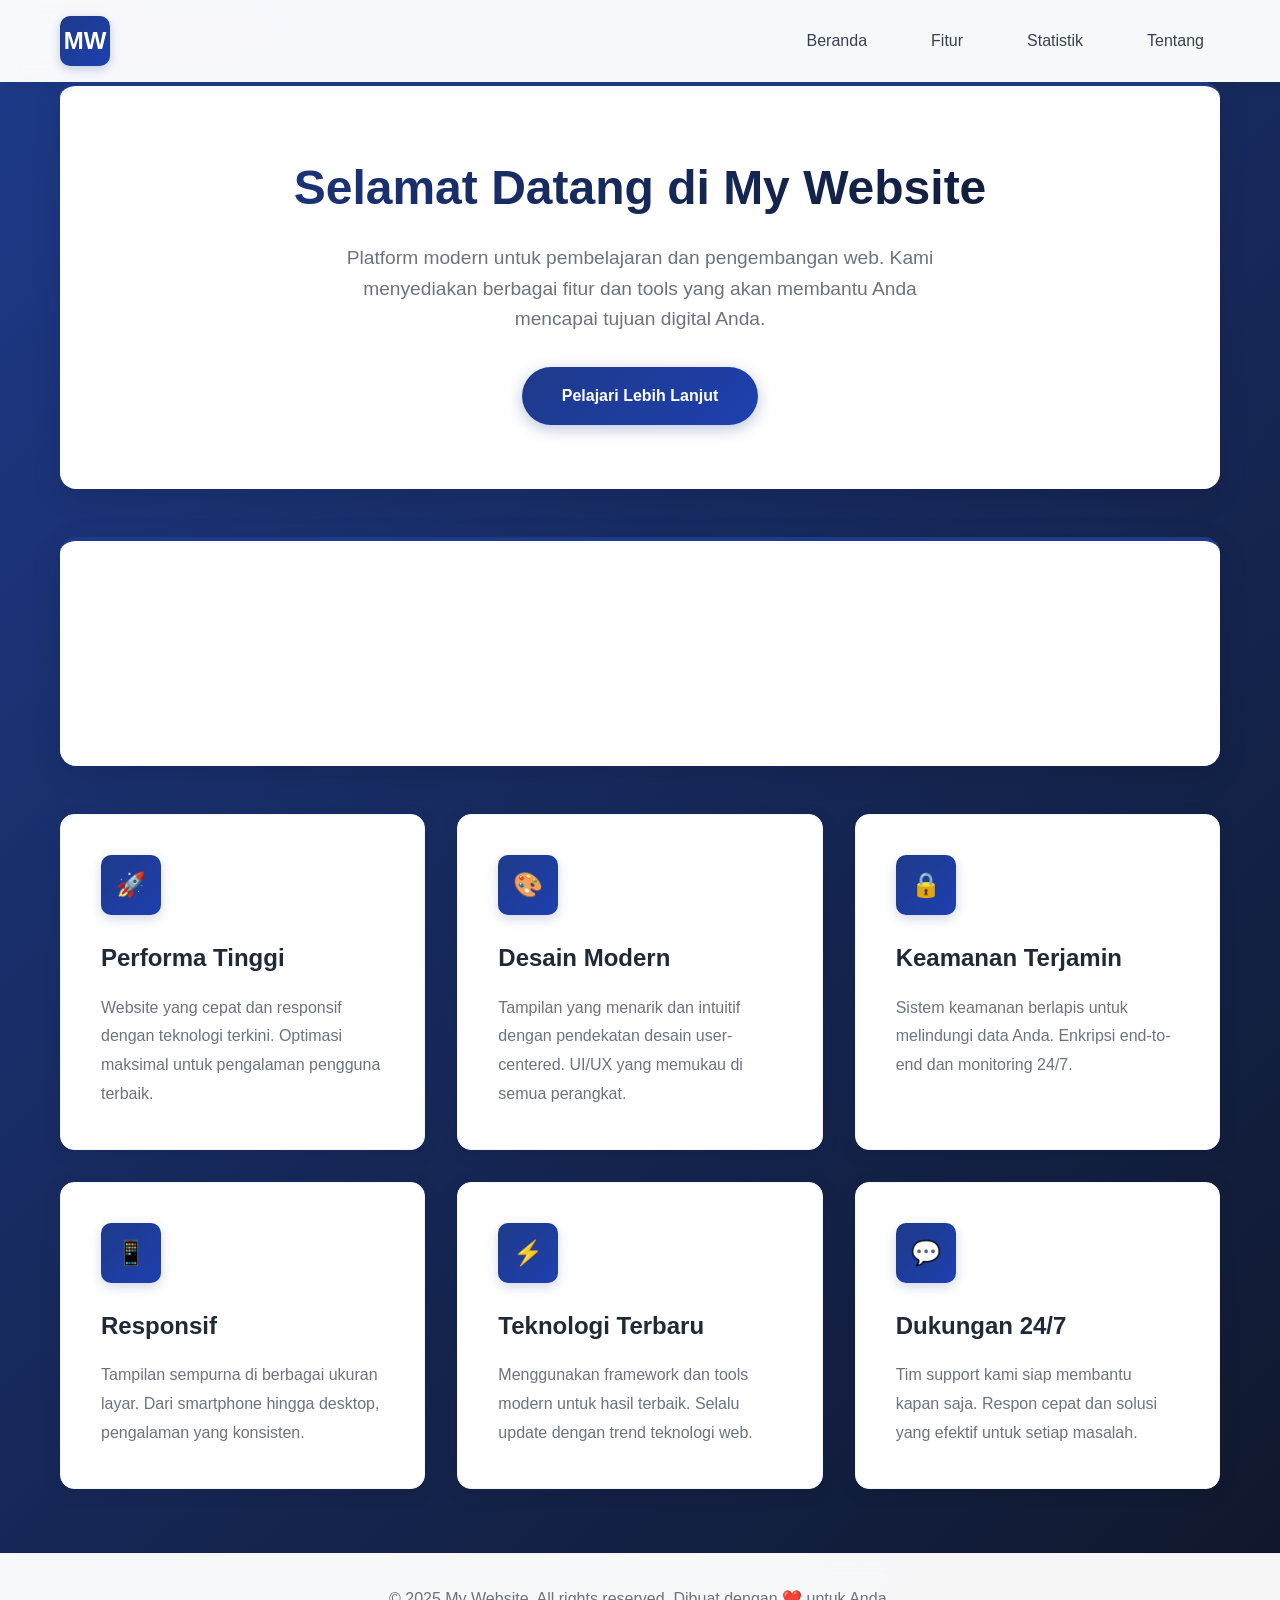
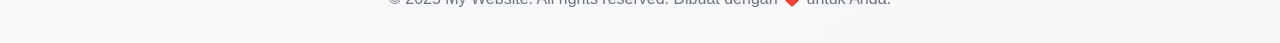
<file: My website/index.html>
<!doctype html>
<html lang="id">
<head>
  <meta charset="utf-8" />
  <meta name="viewport" content="width=device-width, initial-scale=1" />
  <title>My Website - Beranda</title>
  <meta name="description" content="Website modern dengan desain yang menarik" />
  <link rel="stylesheet" href="css/syles.css">
  <link rel="stylesheet" href="js/app.js">
</head>
<body>
  <header>
    <div class="container">
      <div class="logo">MW</div>
      <nav>
        <ul class="nav">
          <li><a href="index.html">Beranda</a></li>
          <li><a href="#features">Fitur</a></li>
          <li><a href="#stats">Statistik</a></li>
          <li><a href="about.html">Tentang</a></li>
        </ul>
      </nav>
    </div>
  </header>

  <main class="container">
    <section class="hero" id="home">
      <h1>Selamat Datang di My Website</h1>
      <p>Platform modern untuk pembelajaran dan pengembangan web. Kami menyediakan berbagai fitur dan tools yang akan membantu Anda mencapai tujuan digital Anda.</p>
      <a href="about.html" class="btn">Pelajari Lebih Lanjut</a>
    </section>

    <section class="stats" id="stats">
      <div class="stat-item fade-in">
        <div class="stat-number">1000+</div>
        <div class="stat-label">Pengguna Aktif</div>
      </div>
      <div class="stat-item fade-in">
        <div class="stat-number">50+</div>
        <div class="stat-label">Proyek Selesai</div>
      </div>
      <div class="stat-item fade-in">
        <div class="stat-number">98%</div>
        <div class="stat-label">Kepuasan Klien</div>
      </div>
      <div class="stat-item fade-in">
        <div class="stat-number">24/7</div>
        <div class="stat-label">Dukungan</div>
      </div>
    </section>

    <section class="features" id="features">
      <article>
        <div class="feature-icon">🚀</div>
        <h2>Performa Tinggi</h2>
        <p>Website yang cepat dan responsif dengan teknologi terkini. Optimasi maksimal untuk pengalaman pengguna terbaik.</p>
      </article>
      <article>
        <div class="feature-icon">🎨</div>
        <h2>Desain Modern</h2>
        <p>Tampilan yang menarik dan intuitif dengan pendekatan desain user-centered. UI/UX yang memukau di semua perangkat.</p>
      </article>
      <article>
        <div class="feature-icon">🔒</div>
        <h2>Keamanan Terjamin</h2>
        <p>Sistem keamanan berlapis untuk melindungi data Anda. Enkripsi end-to-end dan monitoring 24/7.</p>
      </article>
      <article>
        <div class="feature-icon">📱</div>
        <h2>Responsif</h2>
        <p>Tampilan sempurna di berbagai ukuran layar. Dari smartphone hingga desktop, pengalaman yang konsisten.</p>
      </article>
      <article>
        <div class="feature-icon">⚡</div>
        <h2>Teknologi Terbaru</h2>
        <p>Menggunakan framework dan tools modern untuk hasil terbaik. Selalu update dengan trend teknologi web.</p>
      </article>
      <article>
        <div class="feature-icon">💬</div>
        <h2>Dukungan 24/7</h2>
        <p>Tim support kami siap membantu kapan saja. Respon cepat dan solusi yang efektif untuk setiap masalah.</p>
      </article>
    </section>
  </main>

  <footer>
    <div class="container">
      <p>&copy; 2025 My Website. All rights reserved. Dibuat dengan ❤️ untuk Anda.</p>
    </div>
  </footer>

</body>
</html>
</file>
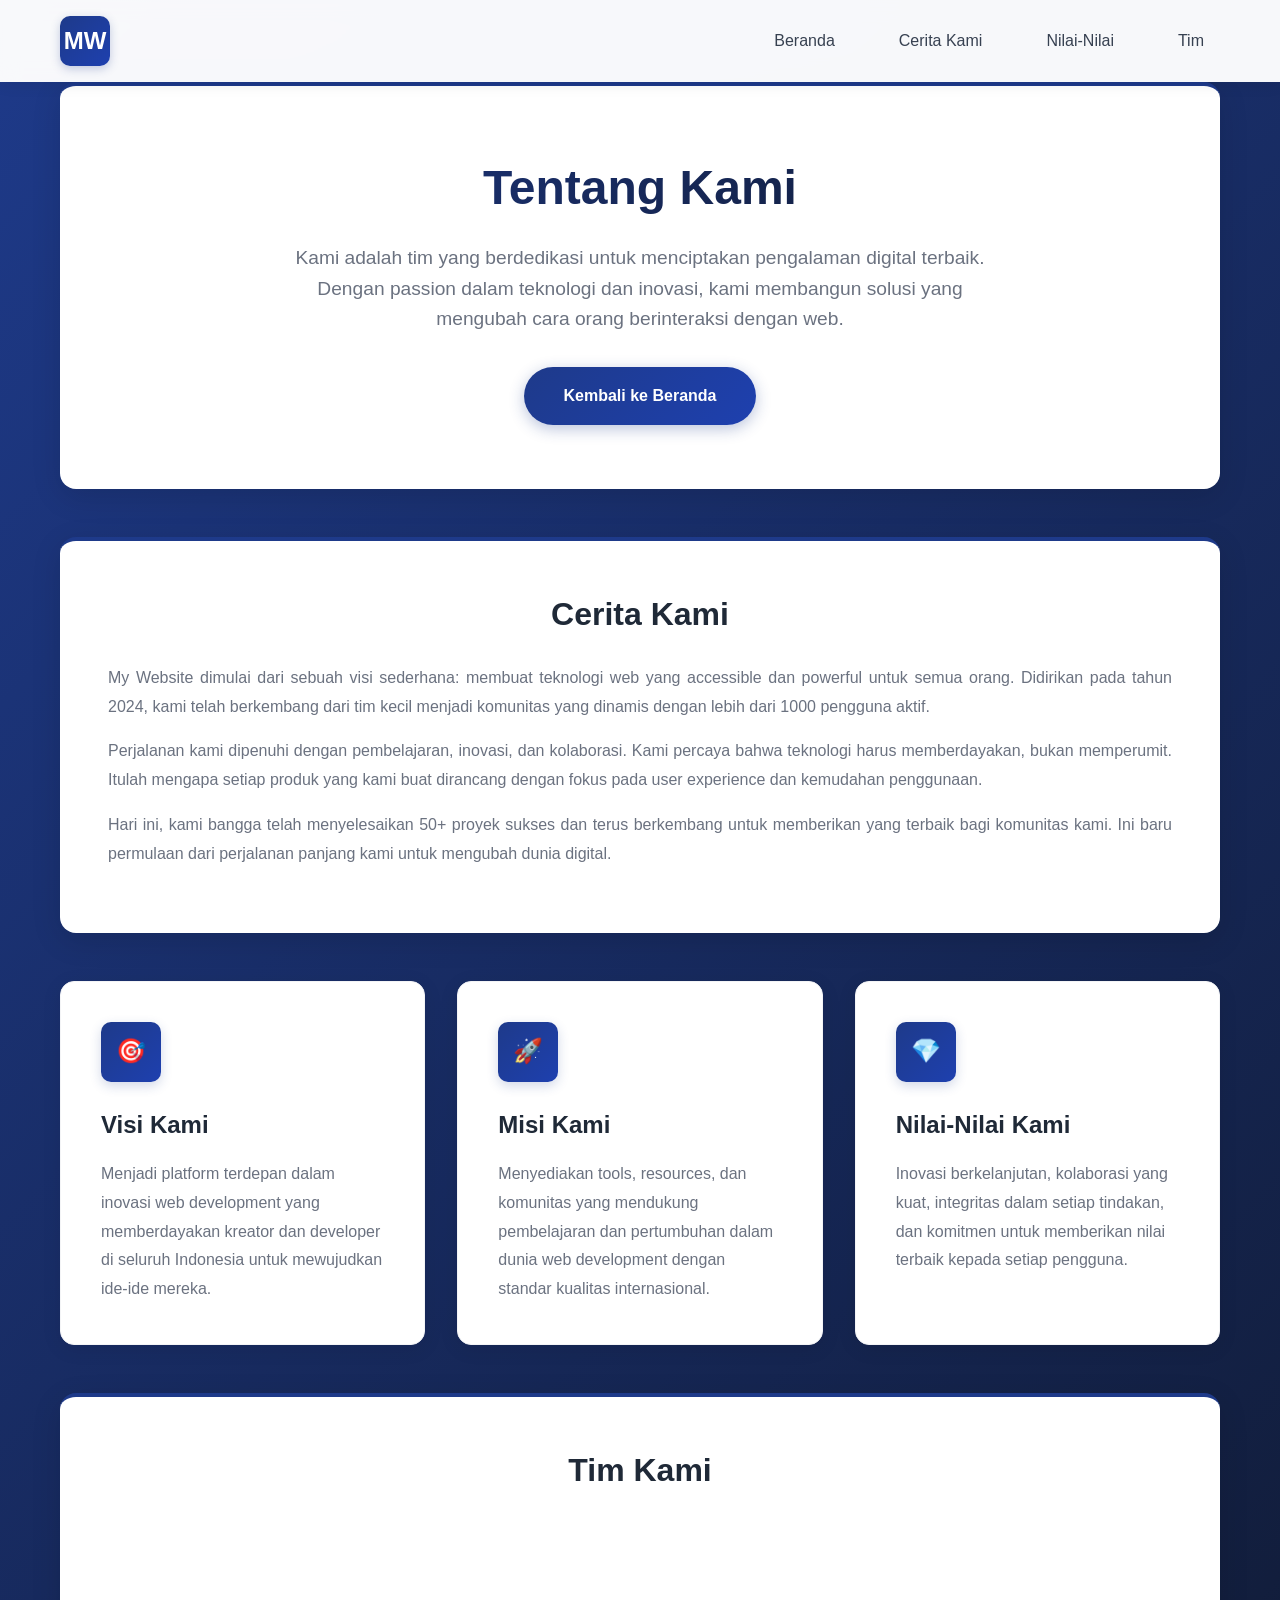
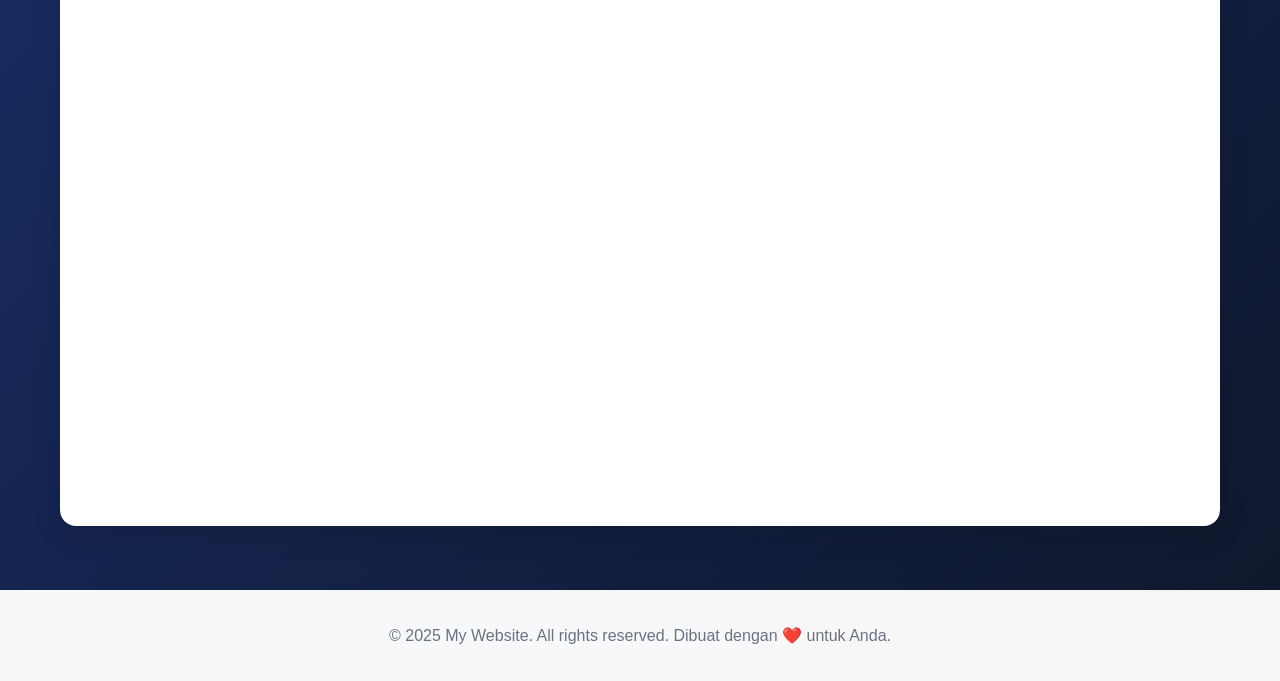
<file: My website/about.html>
<!doctype html>
<html lang="id">
<head>
  <meta charset="utf-8" />
  <meta name="viewport" content="width=device-width, initial-scale=1" />
  <title>My Website - Tentang Kami</title>
  <meta name="description" content="Pelajari lebih lanjut tentang My Website dan tim kami" />
  <link rel="stylesheet" href="css/about.css">
  <link rel="stylesheet" href="js/about.js">
</head>
<body>
  <header>
    <div class="container">
      <div class="logo">MW</div>
      <nav>
        <ul class="nav">
          <li><a href="index.html">Beranda</a></li>
          <li><a href="#story">Cerita Kami</a></li>
          <li><a href="#values">Nilai-Nilai</a></li>
          <li><a href="#team">Tim</a></li>
        </ul>
      </nav>
    </div>
  </header>

  <main class="container">
    <section class="hero">
      <h1>Tentang Kami</h1>
      <p>Kami adalah tim yang berdedikasi untuk menciptakan pengalaman digital terbaik. Dengan passion dalam teknologi dan inovasi, kami membangun solusi yang mengubah cara orang berinteraksi dengan web.</p>
      <a href="index.html" class="btn">Kembali ke Beranda</a>
    </section>

    <section class="story" id="story">
      <h2>Cerita Kami</h2>
      <p>My Website dimulai dari sebuah visi sederhana: membuat teknologi web yang accessible dan powerful untuk semua orang. Didirikan pada tahun 2024, kami telah berkembang dari tim kecil menjadi komunitas yang dinamis dengan lebih dari 1000 pengguna aktif.</p>
      <p>Perjalanan kami dipenuhi dengan pembelajaran, inovasi, dan kolaborasi. Kami percaya bahwa teknologi harus memberdayakan, bukan memperumit. Itulah mengapa setiap produk yang kami buat dirancang dengan fokus pada user experience dan kemudahan penggunaan.</p>
      <p>Hari ini, kami bangga telah menyelesaikan 50+ proyek sukses dan terus berkembang untuk memberikan yang terbaik bagi komunitas kami. Ini baru permulaan dari perjalanan panjang kami untuk mengubah dunia digital.</p>
    </section>

    <section class="values" id="values">
      <div class="value-card">
        <div class="value-icon">🎯</div>
        <h3>Visi Kami</h3>
        <p>Menjadi platform terdepan dalam inovasi web development yang memberdayakan kreator dan developer di seluruh Indonesia untuk mewujudkan ide-ide mereka.</p>
      </div>
      
      <div class="value-card">
        <div class="value-icon">🚀</div>
        <h3>Misi Kami</h3>
        <p>Menyediakan tools, resources, dan komunitas yang mendukung pembelajaran dan pertumbuhan dalam dunia web development dengan standar kualitas internasional.</p>
      </div>
      
      <div class="value-card">
        <div class="value-icon">💎</div>
        <h3>Nilai-Nilai Kami</h3>
        <p>Inovasi berkelanjutan, kolaborasi yang kuat, integritas dalam setiap tindakan, dan komitmen untuk memberikan nilai terbaik kepada setiap pengguna.</p>
      </div>
    </section>

    <section class="team" id="team">
      <h2>Tim Kami</h2>
      <div class="team-grid">
        <div class="team-member fade-in">
          <div class="team-avatar">👨‍💻</div>
          <h4>Rovi</h4>
          <p>Founder & CEO</p>
        </div>
        
        <div class="team-member fade-in">
          <div class="team-avatar">👩‍💻</div>
          <h4>Adhel</h4>
          <p>Lead Developer</p>
        </div>
        
        <div class="team-member fade-in">
          <div class="team-avatar">👨‍🎨</div>
          <h4>Budi</h4>
          <p>UI/UX Designer</p>
        </div>
        
        <div class="team-member fade-in">
          <div class="team-avatar">👩‍💼</div>
          <h4>Maya</h4>
          <p>Product Manager</p>
        </div>
      </div>
    </section>
  </main>

  <footer>
    <div class="container">
      <p>&copy; 2025 My Website. All rights reserved. Dibuat dengan ❤️ untuk Anda.</p>
    </div>
  </footer>
</body>
</html>
</file>
<file: My website/css/syles.css>
/* Reset & Base Styles */
* {
  margin: 0;
  padding: 0;
  box-sizing: border-box;
}

body {
  font-family: -apple-system, BlinkMacSystemFont, 'Segoe UI', Roboto, 'Helvetica Neue', Arial, sans-serif;
  line-height: 1.6;
  color: #2d2d2d;
  background: linear-gradient(135deg, #1e3a8a 0%, #0f172a 100%);
  min-height: 100vh;
}

.container {
  max-width: 1200px;
  margin: 0 auto;
  padding: 0 20px;
}

/* Header */
header {
  background: rgba(255, 255, 255, 0.97);
  backdrop-filter: blur(10px);
  box-shadow: 0 2px 15px rgba(0, 0, 0, 0.08);
  position: sticky;
  top: 0;
  z-index: 1000;
  animation: slideDown 0.5s ease;
}

@keyframes slideDown {
  from {
    transform: translateY(-100%);
    opacity: 0;
  }
  to {
    transform: translateY(0);
    opacity: 1;
  }
}

header .container {
  display: flex;
  justify-content: space-between;
  align-items: center;
  padding: 1rem 20px;
}

.logo {
  height: 50px;
  width: 50px;
  background: linear-gradient(135deg, #1e3a8a 0%, #1e40af 100%);
  border-radius: 10px;
  display: flex;
  align-items: center;
  justify-content: center;
  font-weight: bold;
  color: white;
  font-size: 24px;
  box-shadow: 0 3px 10px rgba(30, 58, 138, 0.25);
}

.nav {
  display: flex;
  list-style: none;
  gap: 2rem;
}

.nav a {
  text-decoration: none;
  color: #374151;
  font-weight: 500;
  padding: 0.5rem 1rem;
  border-radius: 8px;
  transition: all 0.3s ease;
  position: relative;
}

.nav a::after {
  content: '';
  position: absolute;
  bottom: 0;
  left: 50%;
  transform: translateX(-50%);
  width: 0;
  height: 2px;
  background: #1e3a8a;
  transition: width 0.3s ease;
}

.nav a:hover {
  color: #1e3a8a;
  background: #eff6ff;
}

.nav a:hover::after {
  width: 80%;
}

/* Main Content */
main {
  padding: 3rem 20px;
}

/* Hero Section */
.hero {
  background: white;
  border-radius: 16px;
  padding: 4rem 3rem;
  text-align: center;
  box-shadow: 0 8px 30px rgba(0, 0, 0, 0.12);
  margin-bottom: 3rem;
  animation: fadeInUp 0.8s ease;
  border-top: 4px solid #1e3a8a;
}

@keyframes fadeInUp {
  from {
    opacity: 0;
    transform: translateY(30px);
  }
  to {
    opacity: 1;
    transform: translateY(0);
  }
}

.hero h1 {
  font-size: 3rem;
  background: linear-gradient(135deg, #1e3a8a 0%, #0f172a 100%);
  -webkit-background-clip: text;
  -webkit-text-fill-color: transparent;
  background-clip: text;
  margin-bottom: 1rem;
  font-weight: 700;
}

.hero p {
  font-size: 1.2rem;
  color: #6b7280;
  margin-bottom: 2rem;
  max-width: 600px;
  margin-left: auto;
  margin-right: auto;
}

.btn {
  display: inline-block;
  padding: 1rem 2.5rem;
  background: linear-gradient(135deg, #1e3a8a 0%, #1e40af 100%);
  color: white;
  text-decoration: none;
  border-radius: 50px;
  font-weight: 600;
  transition: all 0.3s ease;
  box-shadow: 0 4px 15px rgba(30, 58, 138, 0.3);
}

.btn:hover {
  transform: translateY(-2px);
  box-shadow: 0 6px 20px rgba(30, 58, 138, 0.4);
  background: linear-gradient(135deg, #1e40af 0%, #0f172a 100%);
}

.btn:active {
  transform: translateY(-1px);
}

/* Features Section */
.features {
  display: grid;
  grid-template-columns: repeat(auto-fit, minmax(300px, 1fr));
  gap: 2rem;
  animation: fadeInUp 1s ease 0.2s both;
}

.features article {
  background: white;
  padding: 2.5rem;
  border-radius: 14px;
  box-shadow: 0 4px 20px rgba(0, 0, 0, 0.08);
  transition: all 0.3s ease;
  position: relative;
  overflow: hidden;
  border: 1px solid #f3f4f6;
}

.features article::before {
  content: '';
  position: absolute;
  top: 0;
  left: 0;
  width: 100%;
  height: 3px;
  background: linear-gradient(90deg, #1e3a8a 0%, #1e40af 100%);
  transform: scaleX(0);
  transition: transform 0.3s ease;
}

.features article:hover {
  transform: translateY(-8px);
  box-shadow: 0 12px 35px rgba(0, 0, 0, 0.15);
  border-color: #dbeafe;
}

.features article:hover::before {
  transform: scaleX(1);
}

.features h2 {
  color: #1f2937;
  margin-bottom: 1rem;
  font-size: 1.5rem;
  font-weight: 600;
}

.features p {
  color: #6b7280;
  line-height: 1.8;
}

.feature-icon {
  width: 60px;
  height: 60px;
  background: linear-gradient(135deg, #1e3a8a 0%, #1e40af 100%);
  border-radius: 10px;
  display: flex;
  align-items: center;
  justify-content: center;
  margin-bottom: 1.5rem;
  font-size: 24px;
  box-shadow: 0 4px 12px rgba(30, 58, 138, 0.2);
}

/* Stats Section */
.stats {
  background: white;
  border-radius: 16px;
  padding: 3rem;
  margin: 3rem 0;
  display: grid;
  grid-template-columns: repeat(auto-fit, minmax(200px, 1fr));
  gap: 2rem;
  box-shadow: 0 8px 30px rgba(0, 0, 0, 0.12);
  animation: fadeInUp 1.2s ease 0.4s both;
  border-top: 4px solid #1e3a8a;
}

.stat-item {
  text-align: center;
  padding: 1rem;
  border-radius: 8px;
  transition: all 0.3s ease;
}

.stat-item:hover {
  background: #eff6ff;
}

.stat-number {
  font-size: 2.5rem;
  font-weight: bold;
  background: linear-gradient(135deg, #1e3a8a 0%, #0f172a 100%);
  -webkit-background-clip: text;
  -webkit-text-fill-color: transparent;
  background-clip: text;
}

.stat-label {
  color: #6b7280;
  margin-top: 0.5rem;
  font-weight: 500;
}

/* Story Section (for About page) */
.story {
  background: white;
  border-radius: 16px;
  padding: 3rem;
  margin-bottom: 3rem;
  box-shadow: 0 8px 30px rgba(0, 0, 0, 0.12);
  animation: fadeInUp 1s ease 0.2s both;
  border-top: 4px solid #1e3a8a;
}

.story h2 {
  font-size: 2rem;
  color: #1f2937;
  margin-bottom: 1.5rem;
  text-align: center;
  font-weight: 600;
}

.story p {
  color: #6b7280;
  line-height: 1.8;
  margin-bottom: 1rem;
  text-align: justify;
}

/* Values Section (for About page) */
.values {
  display: grid;
  grid-template-columns: repeat(auto-fit, minmax(300px, 1fr));
  gap: 2rem;
  margin-bottom: 3rem;
  animation: fadeInUp 1.2s ease 0.4s both;
}

.value-card {
  background: white;
  padding: 2.5rem;
  border-radius: 14px;
  box-shadow: 0 4px 20px rgba(0, 0, 0, 0.08);
  transition: all 0.3s ease;
  position: relative;
  overflow: hidden;
  border: 1px solid #f3f4f6;
}

.value-card::before {
  content: '';
  position: absolute;
  top: 0;
  left: 0;
  width: 100%;
  height: 3px;
  background: linear-gradient(90deg, #1e3a8a 0%, #1e40af 100%);
  transform: scaleX(0);
  transition: transform 0.3s ease;
}

.value-card:hover {
  transform: translateY(-8px);
  box-shadow: 0 12px 35px rgba(0, 0, 0, 0.15);
  border-color: #dbeafe;
}

.value-card:hover::before {
  transform: scaleX(1);
}

.value-icon {
  width: 60px;
  height: 60px;
  background: linear-gradient(135deg, #1e3a8a 0%, #1e40af 100%);
  border-radius: 10px;
  display: flex;
  align-items: center;
  justify-content: center;
  margin-bottom: 1.5rem;
  font-size: 24px;
  box-shadow: 0 4px 12px rgba(30, 58, 138, 0.2);
}

.value-card h3 {
  color: #1f2937;
  margin-bottom: 1rem;
  font-size: 1.5rem;
  font-weight: 600;
}

.value-card p {
  color: #6b7280;
  line-height: 1.8;
}

/* Team Section (for About page) */
.team {
  background: white;
  border-radius: 16px;
  padding: 3rem;
  margin-bottom: 3rem;
  box-shadow: 0 8px 30px rgba(0, 0, 0, 0.12);
  animation: fadeInUp 1.4s ease 0.6s both;
  border-top: 4px solid #1e3a8a;
}

.team h2 {
  font-size: 2rem;
  color: #1f2937;
  margin-bottom: 2rem;
  text-align: center;
  font-weight: 600;
}

.team-grid {
  display: grid;
  grid-template-columns: repeat(auto-fit, minmax(250px, 1fr));
  gap: 2rem;
}

.team-member {
  text-align: center;
  padding: 2rem;
  border-radius: 12px;
  transition: all 0.3s ease;
}

.team-member:hover {
  background: #eff6ff;
  transform: translateY(-5px);
}

.team-avatar {
  width: 120px;
  height: 120px;
  background: linear-gradient(135deg, #1e3a8a 0%, #1e40af 100%);
  border-radius: 50%;
  margin: 0 auto 1rem;
  display: flex;
  align-items: center;
  justify-content: center;
  font-size: 3rem;
  color: white;
  box-shadow: 0 4px 12px rgba(30, 58, 138, 0.2);
}

.team-member h4 {
  color: #1f2937;
  margin-bottom: 0.5rem;
  font-weight: 600;
}

.team-member p {
  color: #1e3a8a;
  font-weight: 500;
}

/* Footer */
footer {
  background: rgba(255, 255, 255, 0.97);
  backdrop-filter: blur(10px);
  margin-top: 4rem;
  padding: 2rem 0;
  text-align: center;
  border-top: 1px solid #f3f4f6;
}

footer p {
  color: #6b7280;
}

/* Footer Content (for detailed footer) */
.footer-content {
  display: grid;
  grid-template-columns: repeat(auto-fit, minmax(250px, 1fr));
  gap: 2rem;
  margin-bottom: 2rem;
  text-align: left;
}

.footer-section h3 {
  color: #1f2937;
  margin-bottom: 1rem;
  font-size: 1.2rem;
}

.footer-section p,
.footer-section a {
  color: #6b7280;
  text-decoration: none;
  display: block;
  margin-bottom: 0.5rem;
  transition: color 0.3s ease;
}

.footer-section a:hover {
  color: #1e3a8a;
}

.footer-bottom {
  text-align: center;
  padding-top: 2rem;
  border-top: 1px solid #f3f4f6;
  color: #6b7280;
}

/* Responsive */
@media (max-width: 768px) {
  .hero h1 {
    font-size: 2rem;
  }

  .hero p {
    font-size: 1rem;
  }

  .nav {
    gap: 1rem;
  }

  header .container {
    flex-direction: column;
    gap: 1rem;
  }

  .stats {
    grid-template-columns: 1fr;
  }

  .story,
  .team {
    padding: 2rem;
  }
}

/* Scroll animations */
.fade-in {
  opacity: 0;
  transform: translateY(30px);
  transition: all 0.6s ease;
}

.fade-in.visible {
  opacity: 1;
  transform: translateY(0);
}
</file>
<file: My website/css/about.css>
* {
      margin: 0;
      padding: 0;
      box-sizing: border-box;
    }

    body {
      font-family: -apple-system, BlinkMacSystemFont, 'Segoe UI', Roboto, 'Helvetica Neue', Arial, sans-serif;
      line-height: 1.6;
      color: #2d2d2d;
      background: linear-gradient(135deg, #1e3a8a 0%, #0f172a 100%);
      min-height: 100vh;
    }

    .container {
      max-width: 1200px;
      margin: 0 auto;
      padding: 0 20px;
    }

    /* Header */
    header {
      background: rgba(255, 255, 255, 0.97);
      backdrop-filter: blur(10px);
      box-shadow: 0 2px 15px rgba(0, 0, 0, 0.08);
      position: sticky;
      top: 0;
      z-index: 1000;
      animation: slideDown 0.5s ease;
    }

    @keyframes slideDown {
      from {
        transform: translateY(-100%);
        opacity: 0;
      }
      to {
        transform: translateY(0);
        opacity: 1;
      }
    }

    header .container {
      display: flex;
      justify-content: space-between;
      align-items: center;
      padding: 1rem 20px;
    }

    .logo {
      height: 50px;
      width: 50px;
      background: linear-gradient(135deg, #1e3a8a 0%, #1e40af 100%);
      border-radius: 10px;
      display: flex;
      align-items: center;
      justify-content: center;
      font-weight: bold;
      color: white;
      font-size: 24px;
      box-shadow: 0 3px 10px rgba(30, 58, 138, 0.25);
    }

    .nav {
      display: flex;
      list-style: none;
      gap: 2rem;
    }

    .nav a {
      text-decoration: none;
      color: #374151;
      font-weight: 500;
      padding: 0.5rem 1rem;
      border-radius: 8px;
      transition: all 0.3s ease;
      position: relative;
    }

    .nav a::after {
      content: '';
      position: absolute;
      bottom: 0;
      left: 50%;
      transform: translateX(-50%);
      width: 0;
      height: 2px;
      background: #1e3a8a;
      transition: width 0.3s ease;
    }

    .nav a:hover {
      color: #1e3a8a;
      background: #eff6ff;
    }

    .nav a:hover::after {
      width: 80%;
    }

    /* Main Content */
    main {
      padding: 3rem 20px;
    }

    /* Hero Section */
    .hero {
      background: white;
      border-radius: 16px;
      padding: 4rem 3rem;
      text-align: center;
      box-shadow: 0 8px 30px rgba(0, 0, 0, 0.12);
      margin-bottom: 3rem;
      animation: fadeInUp 0.8s ease;
      border-top: 4px solid #1e3a8a;
    }

    @keyframes fadeInUp {
      from {
        opacity: 0;
        transform: translateY(30px);
      }
      to {
        opacity: 1;
        transform: translateY(0);
      }
    }

    .hero h1 {
      font-size: 3rem;
      background: linear-gradient(135deg, #1e3a8a 0%, #0f172a 100%);
      -webkit-background-clip: text;
      -webkit-text-fill-color: transparent;
      background-clip: text;
      margin-bottom: 1rem;
      font-weight: 700;
    }

    .hero p {
      font-size: 1.2rem;
      color: #6b7280;
      margin-bottom: 2rem;
      max-width: 700px;
      margin-left: auto;
      margin-right: auto;
    }

    .btn {
      display: inline-block;
      padding: 1rem 2.5rem;
      background: linear-gradient(135deg, #1e3a8a 0%, #1e40af 100%);
      color: white;
      text-decoration: none;
      border-radius: 50px;
      font-weight: 600;
      transition: all 0.3s ease;
      box-shadow: 0 4px 15px rgba(30, 58, 138, 0.3);
    }

    .btn:hover {
      transform: translateY(-2px);
      box-shadow: 0 6px 20px rgba(30, 58, 138, 0.4);
      background: linear-gradient(135deg, #1e40af 0%, #0f172a 100%);
    }

    .btn:active {
      transform: translateY(-1px);
    }

    /* Story Section */
    .story {
      background: white;
      border-radius: 16px;
      padding: 3rem;
      margin-bottom: 3rem;
      box-shadow: 0 8px 30px rgba(0, 0, 0, 0.12);
      animation: fadeInUp 1s ease 0.2s both;
      border-top: 4px solid #1e3a8a;
    }

    .story h2 {
      font-size: 2rem;
      color: #1f2937;
      margin-bottom: 1.5rem;
      text-align: center;
      font-weight: 600;
    }

    .story p {
      color: #6b7280;
      line-height: 1.8;
      margin-bottom: 1rem;
      text-align: justify;
    }

    /* Values Section */
    .values {
      display: grid;
      grid-template-columns: repeat(auto-fit, minmax(300px, 1fr));
      gap: 2rem;
      margin-bottom: 3rem;
      animation: fadeInUp 1.2s ease 0.4s both;
    }

    .value-card {
      background: white;
      padding: 2.5rem;
      border-radius: 14px;
      box-shadow: 0 4px 20px rgba(0, 0, 0, 0.08);
      transition: all 0.3s ease;
      position: relative;
      overflow: hidden;
      border: 1px solid #f3f4f6;
    }

    .value-card::before {
      content: '';
      position: absolute;
      top: 0;
      left: 0;
      width: 100%;
      height: 3px;
      background: linear-gradient(90deg, #1e3a8a 0%, #1e40af 100%);
      transform: scaleX(0);
      transition: transform 0.3s ease;
    }

    .value-card:hover {
      transform: translateY(-8px);
      box-shadow: 0 12px 35px rgba(0, 0, 0, 0.15);
      border-color: #dbeafe;
    }

    .value-card:hover::before {
      transform: scaleX(1);
    }

    .value-icon {
      width: 60px;
      height: 60px;
      background: linear-gradient(135deg, #1e3a8a 0%, #1e40af 100%);
      border-radius: 10px;
      display: flex;
      align-items: center;
      justify-content: center;
      margin-bottom: 1.5rem;
      font-size: 24px;
      box-shadow: 0 4px 12px rgba(30, 58, 138, 0.2);
    }

    .value-card h3 {
      color: #1f2937;
      margin-bottom: 1rem;
      font-size: 1.5rem;
      font-weight: 600;
    }

    .value-card p {
      color: #6b7280;
      line-height: 1.8;
    }

    /* Team Section */
    .team {
      background: white;
      border-radius: 16px;
      padding: 3rem;
      margin-bottom: 3rem;
      box-shadow: 0 8px 30px rgba(0, 0, 0, 0.12);
      animation: fadeInUp 1.4s ease 0.6s both;
      border-top: 4px solid #1e3a8a;
    }

    .team h2 {
      font-size: 2rem;
      color: #1f2937;
      margin-bottom: 2rem;
      text-align: center;
      font-weight: 600;
    }

    .team-grid {
      display: grid;
      grid-template-columns: repeat(auto-fit, minmax(250px, 1fr));
      gap: 2rem;
    }

    .team-member {
      text-align: center;
      padding: 2rem;
      border-radius: 12px;
      transition: all 0.3s ease;
    }

    .team-member:hover {
      background: #eff6ff;
      transform: translateY(-5px);
    }

    .team-avatar {
      width: 120px;
      height: 120px;
      background: linear-gradient(135deg, #1e3a8a 0%, #1e40af 100%);
      border-radius: 50%;
      margin: 0 auto 1rem;
      display: flex;
      align-items: center;
      justify-content: center;
      font-size: 3rem;
      color: white;
      box-shadow: 0 4px 12px rgba(30, 58, 138, 0.2);
    }

    .team-member h4 {
      color: #1f2937;
      margin-bottom: 0.5rem;
      font-weight: 600;
    }

    .team-member p {
      color: #1e3a8a;
      font-weight: 500;
    }

    /* Footer */
    footer {
      background: rgba(255, 255, 255, 0.97);
      backdrop-filter: blur(10px);
      margin-top: 4rem;
      padding: 2rem 0;
      text-align: center;
      border-top: 1px solid #f3f4f6;
    }

    footer p {
      color: #6b7280;
    }

    /* Responsive */
    @media (max-width: 768px) {
      .hero h1 {
        font-size: 2rem;
      }

      .hero p {
        font-size: 1rem;
      }

      .nav {
        gap: 1rem;
      }

      header .container {
        flex-direction: column;
        gap: 1rem;
      }

      .story, .team {
        padding: 2rem;
      }
    }

    /* Scroll animations */
    .fade-in {
      opacity: 0;
      transform: translateY(30px);
      transition: all 0.6s ease;
    }

    .fade-in.visible {
      opacity: 1;
      transform: translateY(0);
    }
</file>
